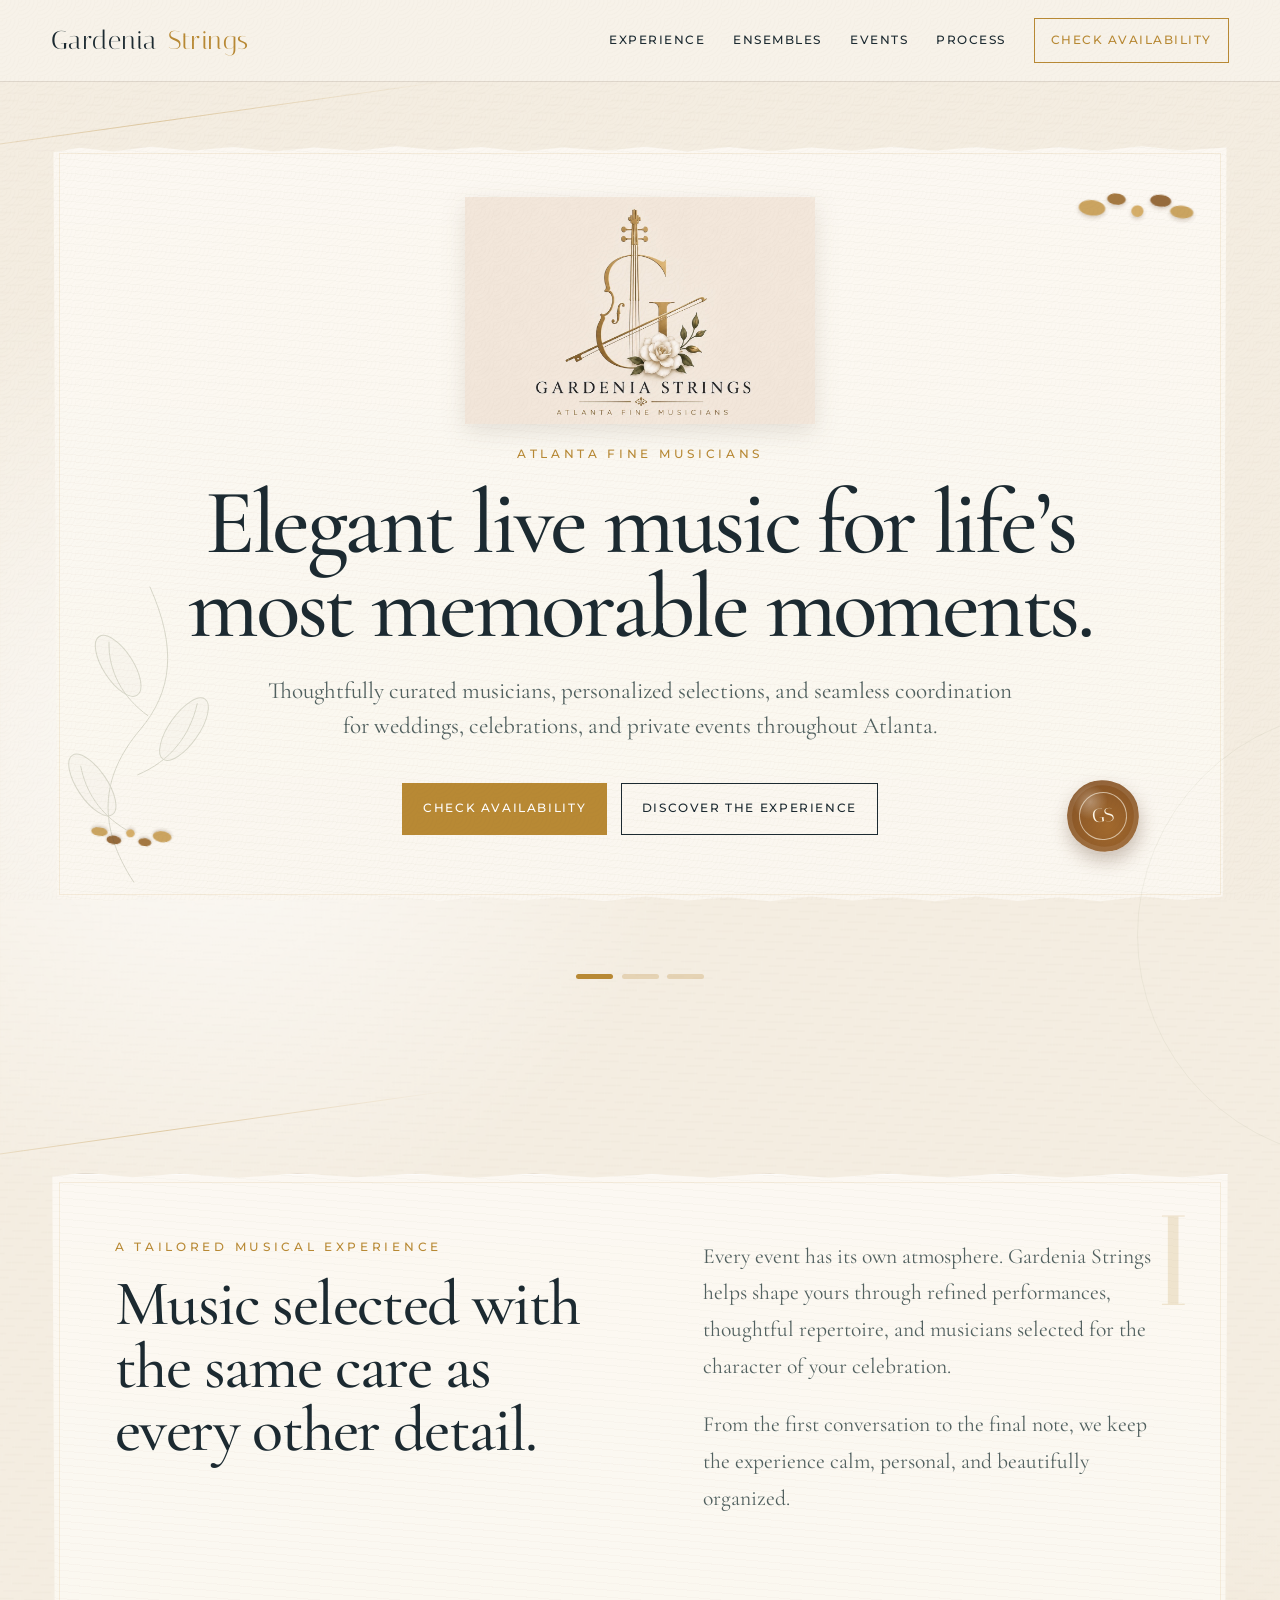
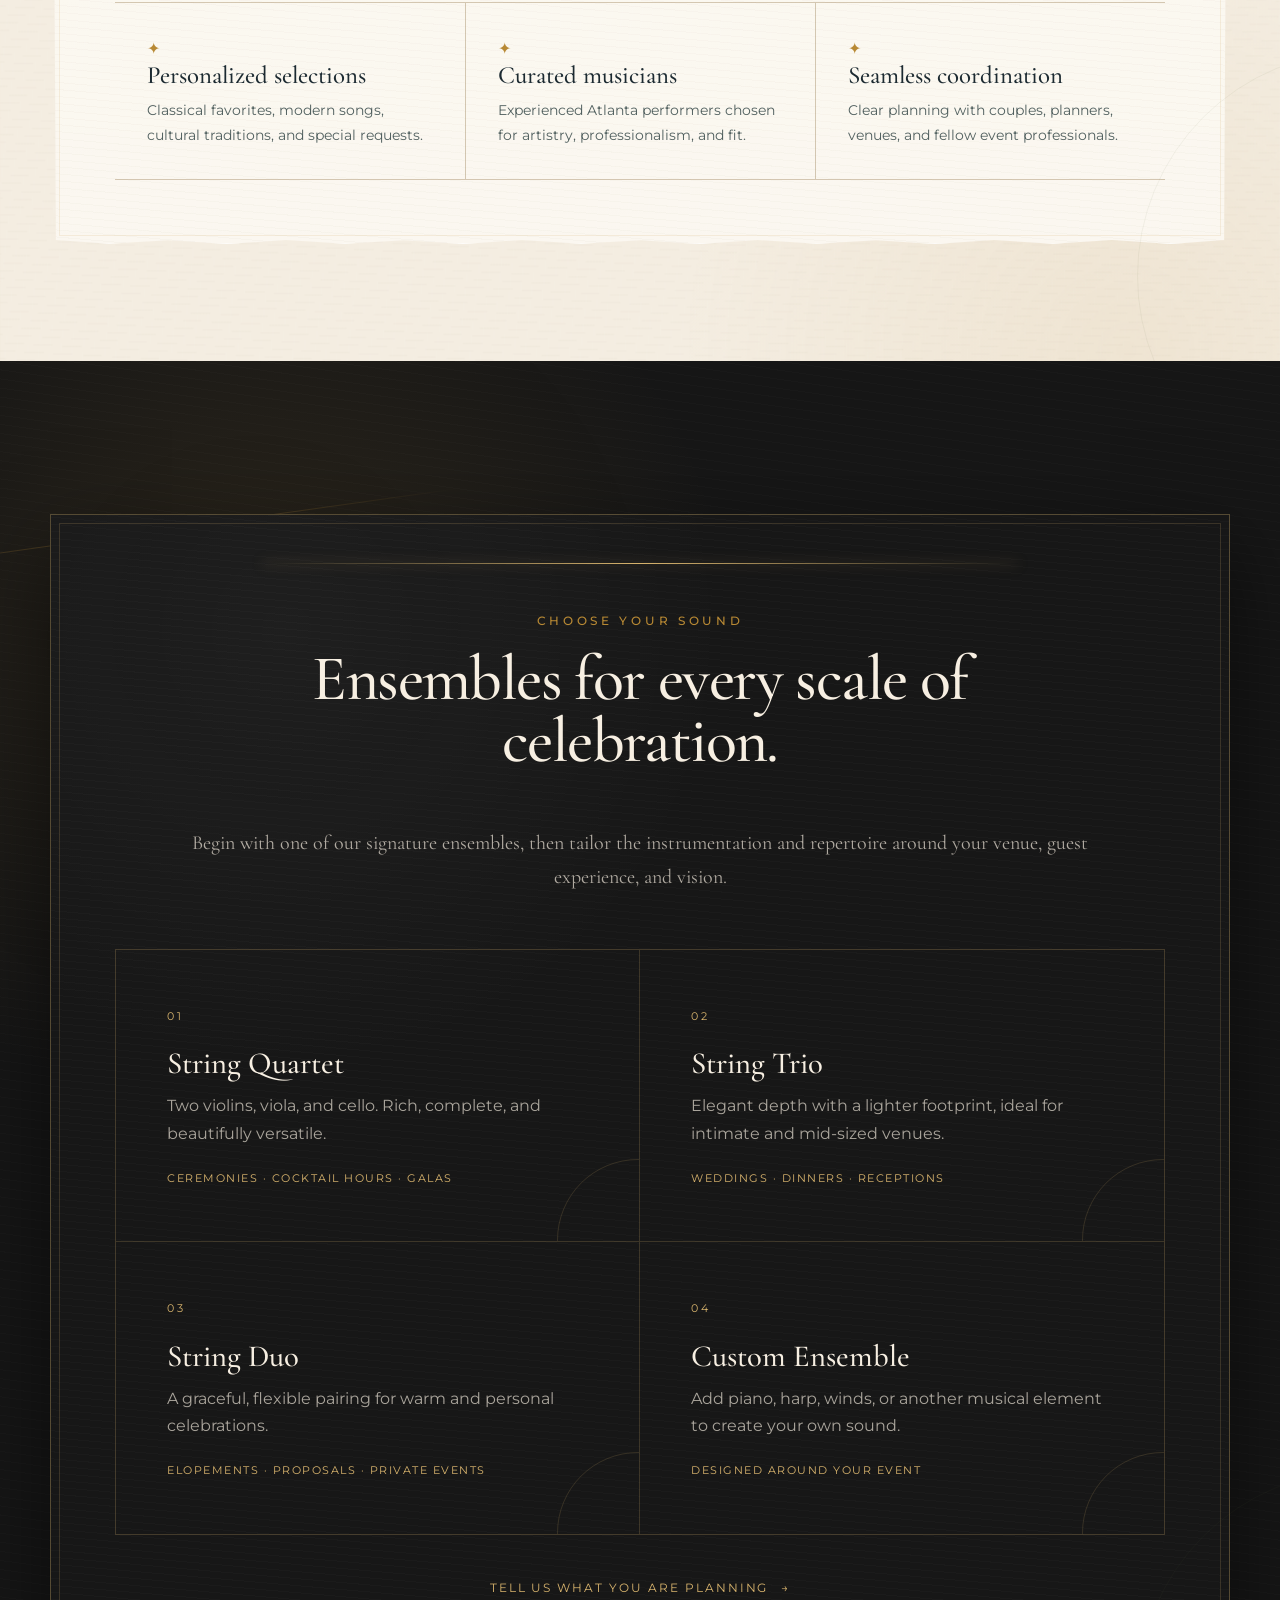
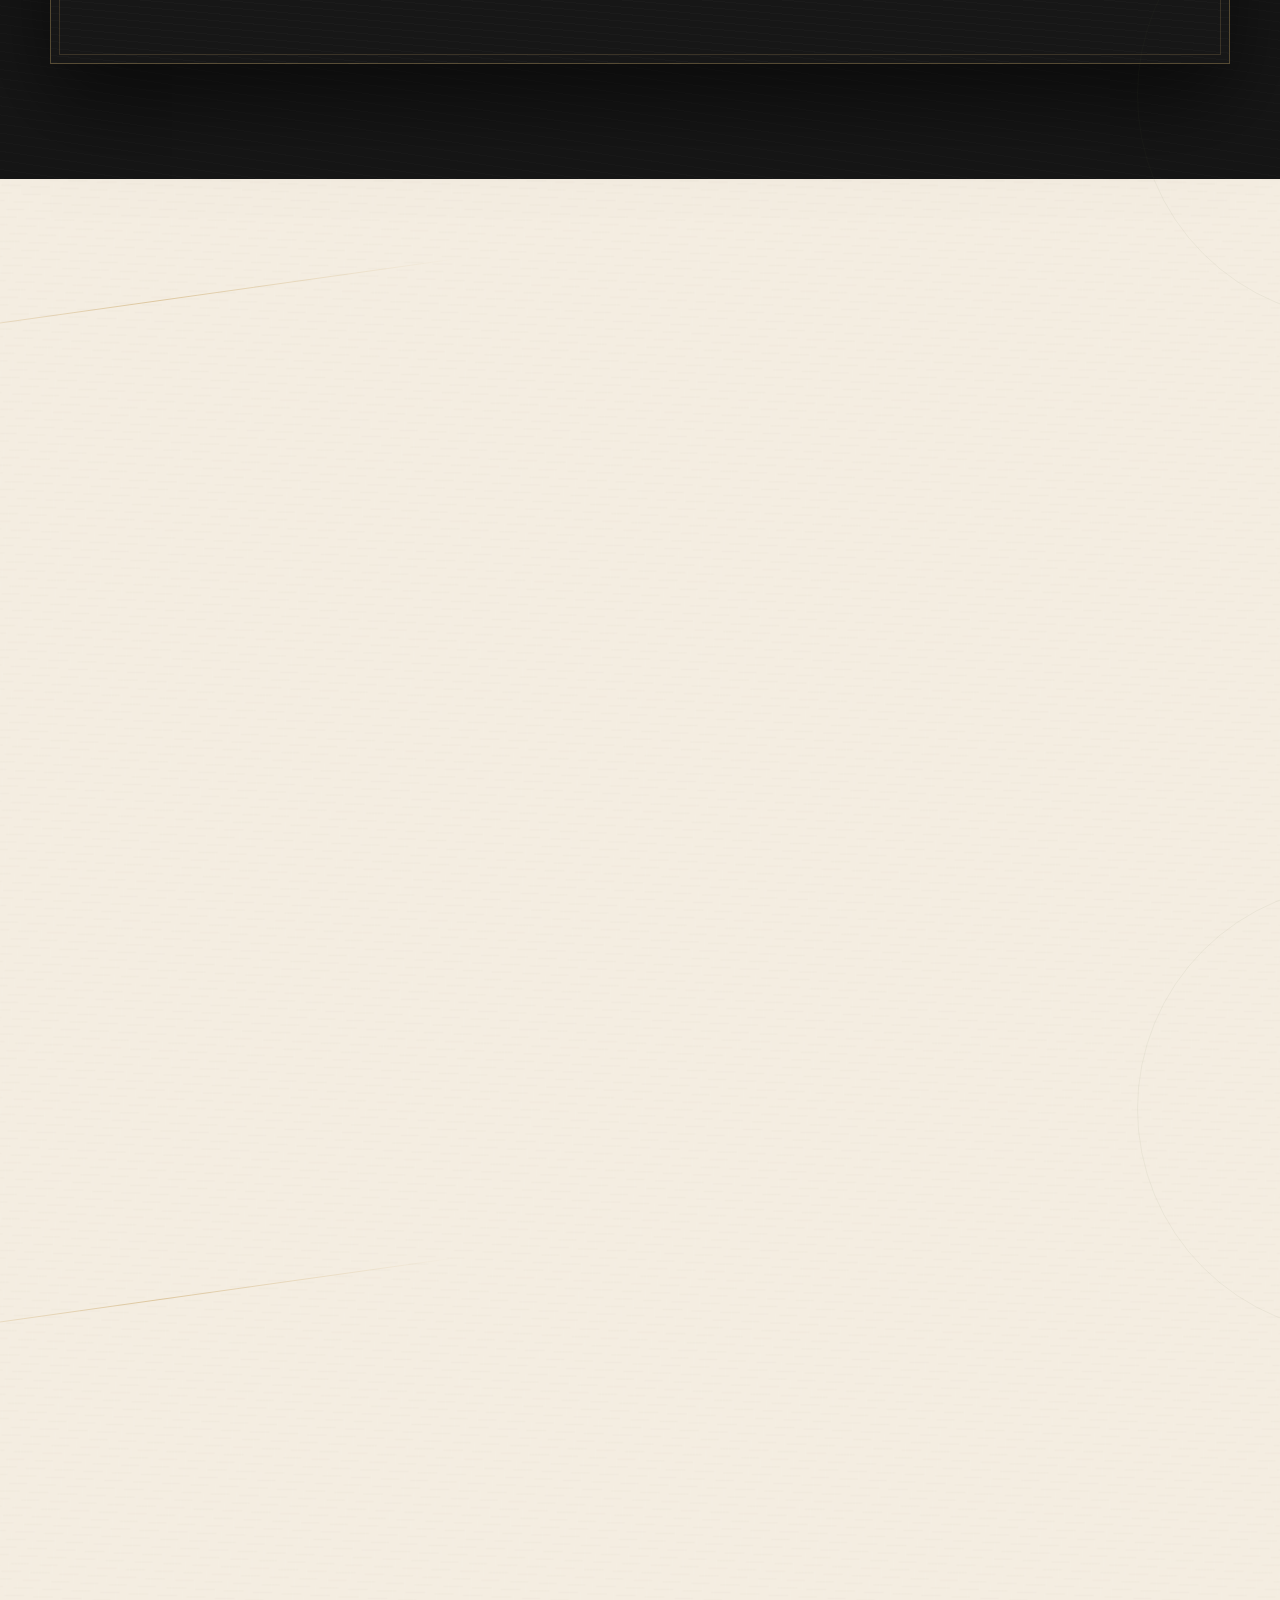
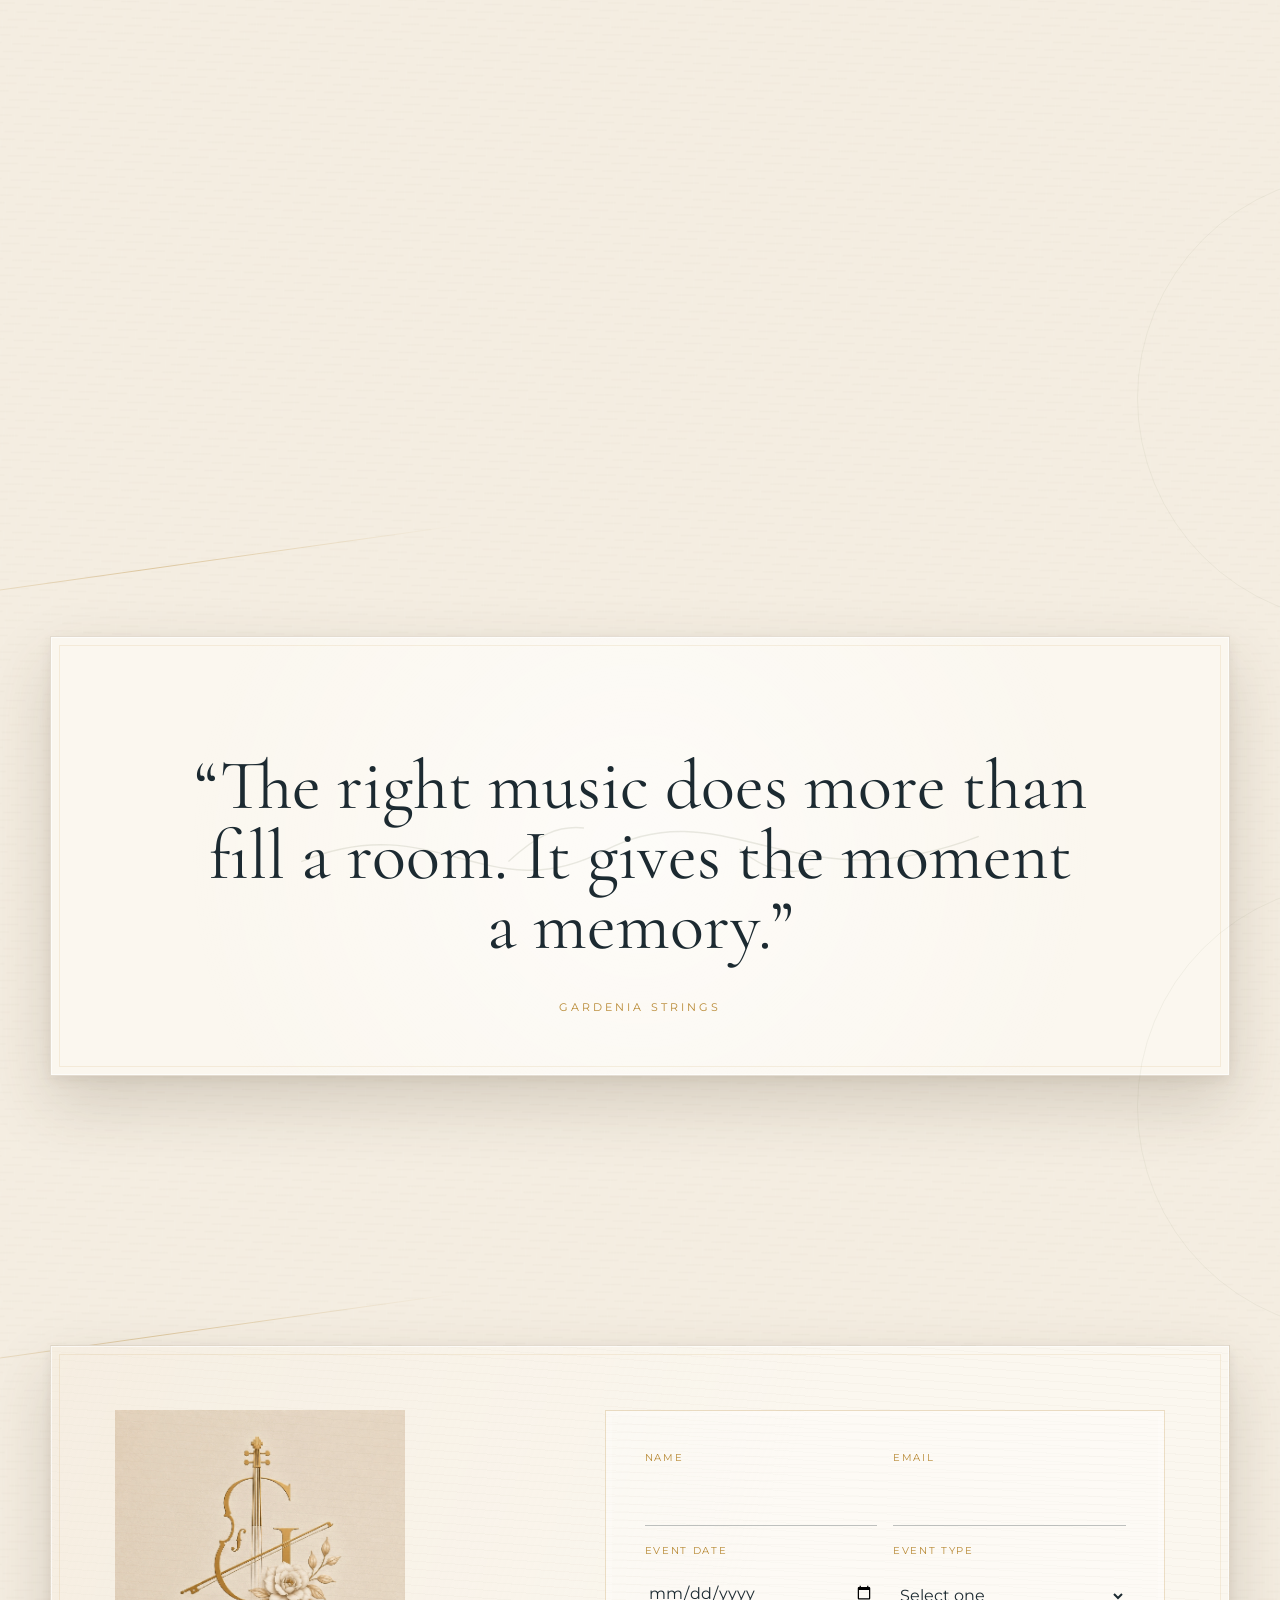
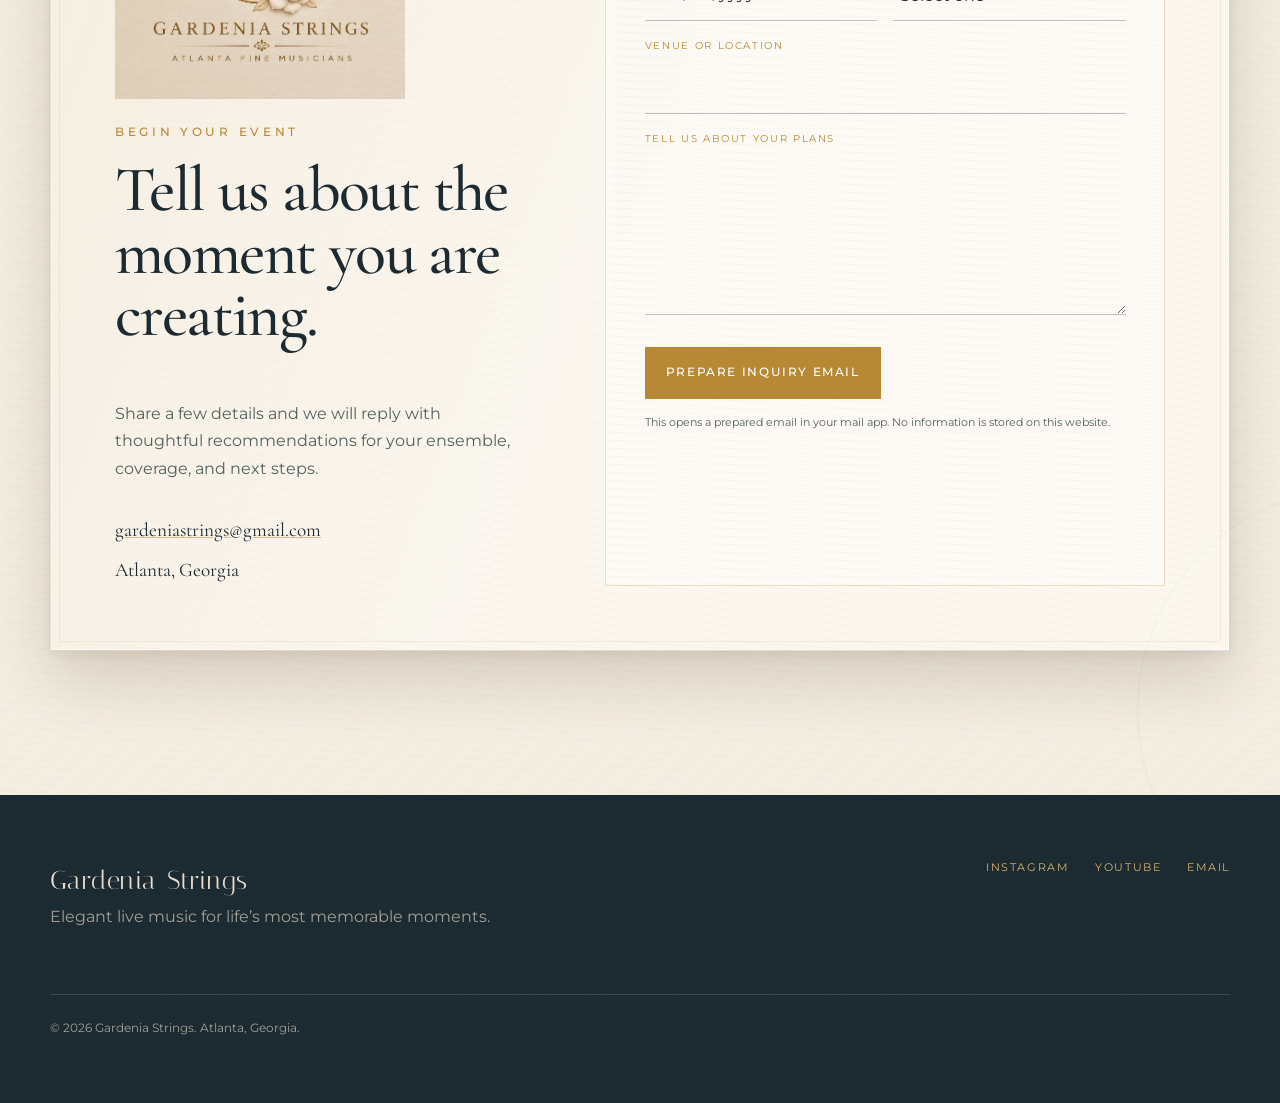
<file: index.html>
<!doctype html>
<html lang="en">
<head>
  <!-- Google tag (gtag.js) -->
<script async src="https://www.googletagmanager.com/gtag/js?id=G-55D38RF9PL"></script>
<script>
  window.dataLayer = window.dataLayer || [];
  function gtag(){dataLayer.push(arguments);}
  gtag('js', new Date());

  gtag('config', 'G-55D38RF9PL');
</script>
  <meta charset="utf-8">
  <meta name="viewport" content="width=device-width, initial-scale=1">
  <meta name="description" content="Gardenia Strings presents elegant live music for weddings, celebrations, and private events across Atlanta.">
  <meta name="theme-color" content="#f4ede1">
  <title>Gardenia Strings | Atlanta Fine Musicians</title>
  <link rel="icon" type="image/png" href="assets/favicon.png">
  <link rel="preconnect" href="https://fonts.googleapis.com">
  <link rel="preconnect" href="https://fonts.gstatic.com" crossorigin>
  <link href="https://fonts.googleapis.com/css2?family=Cormorant+Garamond:wght@400;500;600&family=Italiana&family=Montserrat:wght@300;400;500&display=swap" rel="stylesheet">
  <link rel="stylesheet" href="style.css">
  <script defer src="script.js"></script>
  <script type="application/ld+json">
{
  "@context": "https://schema.org",
  "@type": ["MusicGroup", "Organization"],
  "@id": "https://gardeniastrings.com/#organization",
  "name": "Gardenia Strings",
  "url": "https://gardeniastrings.com/",
  "logo": {
    "@type": "ImageObject",
    "url": "https://gardeniastrings.com/assets/logo-primary.jpg"
  },
  "image": "https://gardeniastrings.com/assets/logo-primary.jpg",
  "description": "Gardenia Strings provides elegant live music for weddings, corporate events, private parties, proposals, celebrations, holiday events, and other special occasions throughout Atlanta and surrounding areas.",
  "email": "mailto:gardeniastrings@gmail.com",
  "areaServed": [
    {
      "@type": "City",
      "name": "Atlanta"
    },
    {
      "@type": "AdministrativeArea",
      "name": "Atlanta metropolitan area"
    },
    {
      "@type": "City",
      "name": "Alpharetta"
    },
    {
      "@type": "City",
      "name": "Marietta"
    },
    {
      "@type": "City",
      "name": "Roswell"
    },
    {
      "@type": "AdministrativeArea",
      "name": "North Georgia"
    }
  ],
  "knowsAbout": [
    "Live event music",
    "Wedding ceremony music",
    "Cocktail hour music",
    "Corporate event music",
    "Private party music",
    "Proposal music",
    "Holiday event music",
    "Celebration music",
    "String quartet",
    "String trio",
    "String duo",
    "Solo violin",
    "Solo viola"
  ],
  "contactPoint": {
    "@type": "ContactPoint",
    "contactType": "event inquiries",
    "email": "gardeniastrings@gmail.com",
    "areaServed": "Atlanta and surrounding areas",
    "availableLanguage": [
      "English",
      "Chinese"
    ]
  }
}
</script>
</head>

<body>
  <a class="skip-link" href="#main">Skip to content</a>

  <header class="site-header" id="top">
    <a class="wordmark" href="#top" aria-label="Gardenia Strings home">
      <span>Gardenia</span> <span>Strings</span>
    </a>

    <button class="menu-button" type="button" aria-expanded="false" aria-controls="site-nav">
      <span></span><span></span><span></span>
      <span class="sr-only">Open menu</span>
    </button>

    <nav class="site-nav" id="site-nav" aria-label="Main navigation">
      <a href="#experience">Experience</a>
      <a href="#ensembles">Ensembles</a>
      <a href="#events">Events</a>
      <a href="#process">Process</a>
      <a class="nav-cta" href="#inquiry">Check availability</a>
    </nav>
  </header>

  <main id="main">
    <section class="paper-stage hero-stage" aria-labelledby="hero-title">
      <article class="paper-card hero-card reveal">
        <span class="foil-corner foil-corner-a" aria-hidden="true"></span>
        <span class="foil-corner foil-corner-b" aria-hidden="true"></span>

        <div class="botanical-line botanical-line-left" aria-hidden="true">
          <svg viewBox="0 0 180 420" role="img">
            <path d="M84 405 C40 338 43 279 91 222 C130 176 136 124 103 50" />
            <path d="M75 342 C43 323 26 296 20 265" />
            <path d="M88 276 C128 259 151 229 160 190" />
            <path d="M101 205 C70 183 53 151 54 116" />
            <ellipse cx="34" cy="288" rx="18" ry="43" transform="rotate(-34 34 288)"/>
            <ellipse cx="144" cy="221" rx="18" ry="44" transform="rotate(35 144 221)"/>
            <ellipse cx="65" cy="145" rx="18" ry="42" transform="rotate(-33 65 145)"/>
          </svg>
        </div>

        <div class="hero-logo-wrap">
          <img src="assets/logo-primary.jpg" alt="Gardenia Strings, Atlanta Fine Musicians" class="hero-logo">
        </div>

        <p class="eyebrow">Atlanta fine musicians</p>
        <h1 id="hero-title">Elegant live music for life’s most memorable moments.</h1>
        <p class="hero-copy">
          Thoughtfully curated musicians, personalized selections, and seamless coordination
          for weddings, celebrations, and private events throughout Atlanta.
        </p>

        <div class="hero-actions">
          <a class="button button-gold" href="#inquiry">Check availability</a>
          <a class="button button-ink" href="#experience">Discover the experience</a>
        </div>

        <div class="wax-seal" aria-hidden="true">
          <span>GS</span>
        </div>
      </article>

      <div class="page-tabs" aria-hidden="true">
        <span></span><span></span><span></span>
      </div>
    </section>

    <section class="paper-stage" id="experience" aria-labelledby="experience-title">
      <article class="paper-card torn-card reveal">
        <div class="section-number">I</div>
        <div class="section-grid">
          <div class="section-heading">
            <p class="eyebrow">A tailored musical experience</p>
            <h2 id="experience-title">Music selected with the same care as every other detail.</h2>
          </div>
          <div class="section-copy">
            <p>
              Every event has its own atmosphere. Gardenia Strings helps shape yours through
              refined performances, thoughtful repertoire, and musicians selected for the
              character of your celebration.
            </p>
            <p>
              From the first conversation to the final note, we keep the experience calm,
              personal, and beautifully organized.
            </p>
          </div>
        </div>

        <div class="feature-ribbon">
          <div>
            <span class="feature-icon">✦</span>
            <h3>Personalized selections</h3>
            <p>Classical favorites, modern songs, cultural traditions, and special requests.</p>
          </div>
          <div>
            <span class="feature-icon">✦</span>
            <h3>Curated musicians</h3>
            <p>Experienced Atlanta performers chosen for artistry, professionalism, and fit.</p>
          </div>
          <div>
            <span class="feature-icon">✦</span>
            <h3>Seamless coordination</h3>
            <p>Clear planning with couples, planners, venues, and fellow event professionals.</p>
          </div>
        </div>
      </article>
    </section>

    <section class="paper-stage paper-stage-dark" id="ensembles" aria-labelledby="ensembles-title">
      <article class="paper-card dark-card reveal">
        <div class="gold-thread" aria-hidden="true"></div>
        <div class="section-heading centered">
          <p class="eyebrow">Choose your sound</p>
          <h2 id="ensembles-title">Ensembles for every scale of celebration.</h2>
          <p class="section-intro">
            Begin with one of our signature ensembles, then tailor the instrumentation and
            repertoire around your venue, guest experience, and vision.
          </p>
        </div>

        <div class="ensemble-grid">
          <article class="ensemble-card">
            <span class="ensemble-no">01</span>
            <h3>String Quartet</h3>
            <p>Two violins, viola, and cello. Rich, complete, and beautifully versatile.</p>
            <span class="ensemble-use">Ceremonies · Cocktail hours · Galas</span>
          </article>
          <article class="ensemble-card">
            <span class="ensemble-no">02</span>
            <h3>String Trio</h3>
            <p>Elegant depth with a lighter footprint, ideal for intimate and mid-sized venues.</p>
            <span class="ensemble-use">Weddings · Dinners · Receptions</span>
          </article>
          <article class="ensemble-card">
            <span class="ensemble-no">03</span>
            <h3>String Duo</h3>
            <p>A graceful, flexible pairing for warm and personal celebrations.</p>
            <span class="ensemble-use">Elopements · Proposals · Private events</span>
          </article>
          <article class="ensemble-card">
            <span class="ensemble-no">04</span>
            <h3>Custom Ensemble</h3>
            <p>Add piano, harp, winds, or another musical element to create your own sound.</p>
            <span class="ensemble-use">Designed around your event</span>
          </article>
        </div>

        <a class="text-link light-link" href="#inquiry">Tell us what you are planning <span>→</span></a>
      </article>
    </section>

    <section class="paper-stage" id="events" aria-labelledby="events-title">
      <article class="paper-card layered-card reveal">
        <div class="paper-slip paper-slip-top" aria-hidden="true"></div>
        <div class="paper-slip paper-slip-side" aria-hidden="true"></div>

        <div class="section-heading centered">
          <p class="eyebrow">Made for meaningful occasions</p>
          <h2 id="events-title">A beautiful soundtrack, wherever people gather.</h2>
        </div>

        <div class="event-list">
          <article>
            <span>Weddings</span>
            <h3>Ceremony, cocktail hour, dinner, and beyond</h3>
            <p>Music shaped around each transition, from guest arrival to your final celebration.</p>
          </article>
          <article>
            <span>Private celebrations</span>
            <h3>Proposals, anniversaries, birthdays, and dinners</h3>
            <p>An intimate musical presence that makes a personal occasion feel extraordinary.</p>
          </article>
          <article>
            <span>Corporate & cultural</span>
            <h3>Galas, openings, donor events, and receptions</h3>
            <p>Polished performances designed to complement the room without overpowering it.</p>
          </article>
        </div>
      </article>
    </section>

    <section class="paper-stage" id="process" aria-labelledby="process-title">
      <article class="paper-card deckled-card reveal">
        <div class="section-grid">
          <div class="section-heading">
            <p class="eyebrow">Simple from the beginning</p>
            <h2 id="process-title">Thoughtful planning in four graceful steps.</h2>
          </div>

          <ol class="process-list">
            <li>
              <span>01</span>
              <div>
                <h3>Share your vision</h3>
                <p>Tell us your date, location, atmosphere, and the moments you want music to shape.</p>
              </div>
            </li>
            <li>
              <span>02</span>
              <div>
                <h3>Receive a tailored proposal</h3>
                <p>We recommend the ensemble, coverage, and musical direction that best fit your event.</p>
              </div>
            </li>
            <li>
              <span>03</span>
              <div>
                <h3>Personalize your selections</h3>
                <p>Choose favorites, request special arrangements, and refine the flow together.</p>
              </div>
            </li>
            <li>
              <span>04</span>
              <div>
                <h3>Enjoy the moment</h3>
                <p>We coordinate the details and arrive prepared, so you can be fully present.</p>
              </div>
            </li>
          </ol>
        </div>
      </article>
    </section>

    <section class="paper-stage quote-stage" aria-label="Gardenia Strings promise">
      <article class="paper-card quote-card reveal">
        <svg class="quote-flourish" viewBox="0 0 500 120" aria-hidden="true">
          <path d="M8 64 C104 24 141 100 225 56 C312 11 360 97 492 46"/>
          <path d="M156 64 C176 45 192 38 210 40"/>
          <path d="M321 55 C339 70 355 74 374 69"/>
        </svg>
        <blockquote>
          “The right music does more than fill a room. It gives the moment a memory.”
        </blockquote>
        <p>Gardenia Strings</p>
      </article>
    </section>

    <section class="paper-stage inquiry-stage" id="inquiry" aria-labelledby="inquiry-title">
      <article class="paper-card inquiry-card reveal">
        <div class="inquiry-intro">
          <img src="assets/logo-gold.jpg" alt="" class="inquiry-logo" aria-hidden="true">
          <p class="eyebrow">Begin your event</p>
          <h2 id="inquiry-title">Tell us about the moment you are creating.</h2>
          <p>
            Share a few details and we will reply with thoughtful recommendations for your ensemble,
            coverage, and next steps.
          </p>
          <div class="contact-details">
            <a href="mailto:gardeniastrings@gmail.com">gardeniastrings@gmail.com</a>
            <span>Atlanta, Georgia</span>
          </div>
        </div>

        <form class="inquiry-form" id="inquiry-form" action="https://formspree.io/f/xdaqrbyn" method="POST">
          <div class="field-row">
            <label>
              <span>Name</span>
              <input type="text" name="name" autocomplete="name" required>
            </label>
            <label>
              <span>Email</span>
              <input type="email" name="email" autocomplete="email" required>
            </label>
          </div>
          <div class="field-row">
            <label>
              <span>Event date</span>
              <input type="date" name="date">
            </label>
            <label>
              <span>Event type</span>
              <select name="event">
                <option value="">Select one</option>
                <option>Wedding ceremony</option>
                <option>Cocktail hour or reception</option>
                <option>Private celebration</option>
                <option>Corporate or cultural event</option>
                <option>Other</option>
              </select>
            </label>
          </div>
          <label>
            <span>Venue or location</span>
            <input type="text" name="venue" autocomplete="street-address">
          </label>
          <label>
            <span>Tell us about your plans</span>
            <textarea name="message" rows="5" required></textarea>
          </label>
          <button class="button button-gold submit-button" type="submit">Prepare inquiry email</button>
          <p class="form-note">This opens a prepared email in your mail app. No information is stored on this website.</p>
        </form>
      </article>
    </section>
  </main>

  <footer class="site-footer">
    <div>
      <a class="footer-wordmark" href="#top">Gardenia Strings</a>
      <p>Elegant live music for life’s most memorable moments.</p>
    </div>
    <div class="footer-links">
      <a href="https://www.instagram.com/gardeniastrings/" target="_blank" rel="noopener">Instagram</a>
      <a href="https://www.youtube.com/@gardeniastrings" target="_blank" rel="noopener">YouTube</a>
      <a href="mailto:gardeniastrings@gmail.com">Email</a>
    </div>
    <p class="copyright">© <span id="year"></span> Gardenia Strings. Atlanta, Georgia.</p>
  </footer>
</body>
</html>
</file>
<file: style.css>
/* Gardenia Strings v1.0 — Invitation Paper Edition */

:root {
  --ivory: #f4ede1;
  --paper: #fbf7ef;
  --paper-warm: #eee2d0;
  --paper-shadow: rgba(73, 55, 35, .18);
  --ink: #1c2a31;
  --ink-soft: #51605f;
  --gold: #b88934;
  --gold-light: #d7b36d;
  --olive: #5f6744;
  --olive-dark: #3d4935;
  --black: #161616;
  --line: rgba(127, 95, 44, .32);
  --serif: "Cormorant Garamond", Georgia, serif;
  --display: "Italiana", "Cormorant Garamond", serif;
  --sans: "Montserrat", Arial, sans-serif;
  --page-width: min(1180px, calc(100vw - 3rem));
}

* { box-sizing: border-box; }
html { scroll-behavior: smooth; }
body {
  margin: 0;
  overflow-x: hidden;
  color: var(--ink);
  font-family: var(--sans);
  font-size: 16px;
  line-height: 1.7;
  background:
    radial-gradient(circle at 17% 10%, rgba(255,255,255,.75), transparent 30rem),
    radial-gradient(circle at 88% 26%, rgba(183,138,59,.09), transparent 28rem),
    repeating-linear-gradient(3deg, rgba(87,65,36,.018) 0 1px, transparent 1px 8px),
    repeating-linear-gradient(96deg, rgba(255,255,255,.035) 0 1px, transparent 1px 11px),
    var(--ivory);
}

body::before {
  content: "";
  position: fixed;
  inset: 0;
  z-index: 1000;
  pointer-events: none;
  opacity: .38;
  mix-blend-mode: multiply;
  background:
    repeating-radial-gradient(circle at 0 0, transparent 0 2px, rgba(73,55,35,.045) 3px, transparent 4px);
  background-size: 19px 19px;
}

img { max-width: 100%; display: block; }
a { color: inherit; }
button, input, select, textarea { font: inherit; }

.sr-only {
  position: absolute;
  width: 1px; height: 1px;
  padding: 0; margin: -1px;
  overflow: hidden; clip: rect(0,0,0,0);
  white-space: nowrap; border: 0;
}

.skip-link {
  position: fixed;
  top: -4rem;
  left: 1rem;
  z-index: 2000;
  padding: .7rem 1rem;
  background: var(--ink);
  color: white;
}
.skip-link:focus { top: 1rem; }

.site-header {
  position: fixed;
  top: 0; left: 0; right: 0;
  z-index: 500;
  height: 82px;
  display: flex;
  align-items: center;
  justify-content: space-between;
  padding: 0 clamp(1.2rem, 4vw, 4rem);
  border-bottom: 1px solid rgba(83,61,33,.15);
  background: rgba(248,243,234,.88);
  backdrop-filter: blur(18px);
  -webkit-backdrop-filter: blur(18px);
}

.wordmark, .footer-wordmark {
  font-family: var(--display);
  text-decoration: none;
  letter-spacing: .05em;
  font-size: clamp(1.25rem, 2vw, 1.8rem);
}
.wordmark span:last-child { color: var(--gold); }

.site-nav {
  display: flex;
  align-items: center;
  gap: clamp(1rem, 2.2vw, 2.2rem);
}
.site-nav a {
  position: relative;
  text-decoration: none;
  text-transform: uppercase;
  letter-spacing: .13em;
  font-size: .72rem;
  font-weight: 500;
}
.site-nav a:not(.nav-cta)::after {
  content: "";
  position: absolute;
  left: 0; right: 100%; bottom: -.4rem;
  height: 1px;
  background: var(--gold);
  transition: right .25s ease;
}
.site-nav a:hover::after { right: 0; }
.nav-cta {
  border: 1px solid var(--gold);
  padding: .75rem 1rem;
  color: var(--gold);
}

.menu-button {
  display: none;
  border: 0;
  background: transparent;
  padding: .5rem;
}
.menu-button span:not(.sr-only) {
  display: block;
  width: 25px; height: 1px;
  margin: 5px 0;
  background: var(--ink);
}

.paper-stage {
  min-height: 90vh;
  padding: clamp(7.5rem, 12vw, 10rem) 0 clamp(5rem, 9vw, 8rem);
  display: grid;
  place-items: center;
  position: relative;
}

.hero-stage {
  min-height: 100vh;
  padding-top: 9rem;
}

.paper-stage::before,
.paper-stage::after {
  content: "";
  position: absolute;
  pointer-events: none;
  opacity: .38;
}
.paper-stage::before {
  width: 48vw; height: 1px;
  top: 12%; left: -12vw;
  background: linear-gradient(90deg, transparent, var(--gold), transparent);
  transform: rotate(-8deg);
}
.paper-stage::after {
  width: 35vw; height: 35vw;
  right: -24vw; bottom: -11vw;
  border: 1px solid rgba(95,103,68,.18);
  border-radius: 50%;
}

.paper-card {
  width: var(--page-width);
  position: relative;
  isolation: isolate;
  padding: clamp(2.2rem, 5vw, 5.5rem);
  border: 1px solid rgba(102,76,40,.16);
  box-shadow:
    0 28px 60px var(--paper-shadow),
    0 4px 12px rgba(73,55,35,.08),
    inset 0 0 0 1px rgba(255,255,255,.65);
  background:
    linear-gradient(rgba(255,255,255,.17), rgba(255,255,255,.04)),
    repeating-linear-gradient(5deg, rgba(91,69,40,.022) 0 1px, transparent 1px 7px),
    repeating-linear-gradient(97deg, rgba(255,255,255,.035) 0 1px, transparent 1px 10px),
    var(--paper);
}

.paper-card::before {
  content: "";
  position: absolute;
  inset: 8px;
  z-index: -1;
  border: 1px solid rgba(184,137,52,.12);
  pointer-events: none;
}

.hero-card {
  min-height: min(760px, calc(100vh - 8rem));
  display: flex;
  flex-direction: column;
  align-items: center;
  justify-content: center;
  text-align: center;
  clip-path: polygon(
    0.3% 1.1%, 2.5% .5%, 5.3% 1%, 8.6% .35%, 12% .9%, 15.5% .4%,
    19% 1%, 22.4% .45%, 26% .9%, 29.4% .3%, 33% .85%, 36.5% .4%,
    40% 1%, 43.5% .45%, 47% .9%, 50.5% .35%, 54% 1%, 57.5% .4%,
    61% .95%, 64.5% .45%, 68% .9%, 71.5% .35%, 75% .9%, 78.5% .4%,
    82% .95%, 85.5% .4%, 89% .9%, 92.5% .3%, 96% .85%, 99.7% .45%,
    99.4% 99%, 96% 99.5%, 92.6% 99%, 89% 99.65%, 85.5% 99.1%,
    82% 99.6%, 78.5% 99%, 75% 99.65%, 71.5% 99.1%, 68% 99.55%,
    64.5% 99%, 61% 99.65%, 57.5% 99.1%, 54% 99.55%, 50.5% 99%,
    47% 99.65%, 43.5% 99.1%, 40% 99.55%, 36.5% 99%, 33% 99.65%,
    29.5% 99.1%, 26% 99.55%, 22.5% 99%, 19% 99.65%, 15.5% 99.1%,
    12% 99.55%, 8.5% 99%, 5% 99.65%, .6% 99.2%
  );
}

.hero-logo-wrap {
  width: min(350px, 58vw);
  margin: -1rem auto 1.3rem;
  filter: drop-shadow(0 8px 12px rgba(73,55,35,.12));
}
.hero-logo { mix-blend-mode: multiply; }

.eyebrow {
  margin: 0 0 1rem;
  color: var(--gold);
  font-size: .72rem;
  font-weight: 500;
  letter-spacing: .32em;
  text-transform: uppercase;
}

h1, h2, h3, p { margin-top: 0; }
h1, h2, h3 {
  font-family: var(--serif);
  font-weight: 500;
}
h1 {
  max-width: 980px;
  margin-bottom: 1.5rem;
  font-size: clamp(3rem, 7.2vw, 6.8rem);
  line-height: .92;
  letter-spacing: -.035em;
}
h2 {
  font-size: clamp(2.5rem, 5vw, 5rem);
  line-height: .98;
  letter-spacing: -.025em;
}
h3 {
  font-size: clamp(1.55rem, 2.4vw, 2.2rem);
  line-height: 1.08;
}

.hero-copy {
  max-width: 760px;
  color: var(--ink-soft);
  font-family: var(--serif);
  font-size: clamp(1.16rem, 2vw, 1.45rem);
  line-height: 1.5;
}

.hero-actions {
  display: flex;
  flex-wrap: wrap;
  justify-content: center;
  gap: .85rem;
  margin-top: 1rem;
}

.button {
  min-width: 190px;
  display: inline-flex;
  justify-content: center;
  align-items: center;
  padding: .95rem 1.25rem;
  border: 1px solid transparent;
  text-decoration: none;
  text-transform: uppercase;
  letter-spacing: .14em;
  font-size: .72rem;
  font-weight: 500;
  cursor: pointer;
  transition: transform .25s ease, box-shadow .25s ease, background .25s ease;
}
.button:hover {
  transform: translateY(-3px);
  box-shadow: 0 10px 22px rgba(73,55,35,.13);
}
.button-gold { background: var(--gold); color: white; }
.button-ink { border-color: var(--ink); color: var(--ink); background: transparent; }

.wax-seal {
  position: absolute;
  right: clamp(2rem, 7vw, 7rem);
  bottom: clamp(1.5rem, 4vw, 3.5rem);
  width: 72px; height: 72px;
  display: grid;
  place-items: center;
  border-radius: 48% 52% 46% 54% / 51% 48% 52% 49%;
  color: #fff8e9;
  font-family: var(--display);
  background:
    radial-gradient(circle at 35% 28%, rgba(255,255,255,.32), transparent 25%),
    radial-gradient(circle at 55% 65%, #a2692d, #7f4e24);
  box-shadow:
    inset 0 0 0 5px rgba(255,255,255,.09),
    0 9px 18px rgba(80,48,24,.28);
  transform: rotate(-8deg);
}
.wax-seal span {
  width: 48px; height: 48px;
  display: grid;
  place-items: center;
  border: 1px solid rgba(255,248,233,.6);
  border-radius: 50%;
  font-size: 1.2rem;
}

.foil-corner {
  position: absolute;
  width: 130px; height: 75px;
  opacity: .9;
  background:
    radial-gradient(ellipse at 15% 85%, #c69b50 0 8%, transparent 9%),
    radial-gradient(ellipse at 33% 70%, #9b6b2f 0 7%, transparent 8%),
    radial-gradient(ellipse at 50% 83%, #d1a65a 0 6%, transparent 7%),
    radial-gradient(ellipse at 67% 66%, #8b5b28 0 8%, transparent 9%),
    radial-gradient(ellipse at 84% 78%, #c59b50 0 7%, transparent 8%);
  filter: drop-shadow(0 2px 2px rgba(75,46,21,.25));
}
.foil-corner-a { top: 4px; right: 2%; transform: rotate(6deg); }
.foil-corner-b { bottom: 2%; left: 1%; transform: rotate(188deg) scale(.7); }

.botanical-line {
  position: absolute;
  left: clamp(-1.2rem, 1vw, 1rem);
  bottom: 0;
  width: 150px;
  opacity: .22;
  color: var(--olive);
}
.botanical-line svg * {
  fill: none;
  stroke: currentColor;
  stroke-width: 1.2;
}
.botanical-line svg ellipse { fill: rgba(95,103,68,.08); }

.page-tabs {
  position: absolute;
  bottom: 2.5rem;
  display: flex;
  gap: .55rem;
}
.page-tabs span {
  width: 37px; height: 5px;
  border-radius: 99px;
  background: rgba(184,137,52,.26);
}
.page-tabs span:first-child { background: var(--gold); }

.torn-card {
  transform: rotate(-.35deg);
  clip-path: polygon(
    .2% .6%, 3% 0, 7% .65%, 11% .15%, 16% .75%, 21% .1%, 26% .65%,
    31% .15%, 36% .75%, 41% .1%, 46% .7%, 51% .2%, 56% .7%, 61% .1%,
    66% .75%, 71% .15%, 76% .65%, 81% .1%, 86% .7%, 91% .15%, 96% .65%, 99.8% .15%,
    99.5% 99.2%, 95% 99.8%, 90% 99.2%, 85% 99.75%, 80% 99.2%,
    75% 99.8%, 70% 99.25%, 65% 99.75%, 60% 99.2%, 55% 99.8%,
    50% 99.25%, 45% 99.75%, 40% 99.2%, 35% 99.8%, 30% 99.25%,
    25% 99.75%, 20% 99.2%, 15% 99.8%, 10% 99.25%, 5% 99.75%, .5% 99.2%
  );
}

.section-number {
  position: absolute;
  top: 1.5rem; right: 2.2rem;
  color: rgba(184,137,52,.18);
  font-family: var(--display);
  font-size: 8rem;
  line-height: 1;
}

.section-grid {
  display: grid;
  grid-template-columns: minmax(0, 1.05fr) minmax(280px, .95fr);
  gap: clamp(2rem, 6vw, 7rem);
  align-items: start;
}
.section-copy {
  color: var(--ink-soft);
  font-family: var(--serif);
  font-size: clamp(1.12rem, 1.8vw, 1.35rem);
}

.feature-ribbon {
  margin-top: clamp(2.5rem, 5vw, 5rem);
  display: grid;
  grid-template-columns: repeat(3, 1fr);
  border-top: 1px solid var(--line);
  border-bottom: 1px solid var(--line);
}
.feature-ribbon > div {
  padding: 2rem;
  position: relative;
}
.feature-ribbon > div + div { border-left: 1px solid var(--line); }
.feature-ribbon h3 { font-size: 1.55rem; margin-bottom: .6rem; }
.feature-ribbon p { margin-bottom: 0; color: var(--ink-soft); font-size: .9rem; }
.feature-icon { color: var(--gold); }

.paper-stage-dark {
  background:
    radial-gradient(circle at 20% 20%, rgba(184,137,52,.12), transparent 30rem),
    repeating-linear-gradient(8deg, rgba(255,255,255,.012) 0 1px, transparent 1px 9px),
    var(--black);
}
.dark-card {
  color: #f7efe2;
  background:
    radial-gradient(circle at 20% 10%, rgba(255,255,255,.035), transparent 28rem),
    repeating-linear-gradient(5deg, rgba(255,255,255,.015) 0 1px, transparent 1px 7px),
    #171717;
  border-color: rgba(215,179,109,.32);
  box-shadow: 0 34px 80px rgba(0,0,0,.55);
}
.dark-card::before { border-color: rgba(215,179,109,.18); }
.centered { text-align: center; max-width: 900px; margin-inline: auto; }
.section-intro {
  color: rgba(247,239,226,.68);
  font-family: var(--serif);
  font-size: 1.25rem;
}
.gold-thread {
  width: 72%;
  height: 1px;
  margin: -1rem auto 3rem;
  background: linear-gradient(90deg, transparent, var(--gold-light), transparent);
  box-shadow: 0 0 12px rgba(215,179,109,.5);
}

.ensemble-grid {
  margin-top: 3.4rem;
  display: grid;
  grid-template-columns: repeat(2, 1fr);
  border: 1px solid rgba(215,179,109,.23);
}
.ensemble-card {
  min-height: 270px;
  padding: clamp(1.8rem, 4vw, 3.2rem);
  position: relative;
  overflow: hidden;
  border-bottom: 1px solid rgba(215,179,109,.2);
}
.ensemble-card:nth-child(odd) { border-right: 1px solid rgba(215,179,109,.2); }
.ensemble-card:nth-last-child(-n+2) { border-bottom: 0; }
.ensemble-card::after {
  content: "";
  position: absolute;
  width: 160px; height: 160px;
  right: -80px; bottom: -80px;
  border: 1px solid rgba(215,179,109,.16);
  border-radius: 50%;
  transition: transform .45s ease;
}
.ensemble-card:hover::after { transform: scale(1.35); }
.ensemble-no {
  color: var(--gold-light);
  font-size: .68rem;
  letter-spacing: .25em;
}
.ensemble-card h3 { margin: 1.2rem 0 .75rem; }
.ensemble-card p { color: rgba(247,239,226,.65); }
.ensemble-use {
  color: var(--gold-light);
  font-size: .67rem;
  letter-spacing: .14em;
  text-transform: uppercase;
}
.text-link {
  display: table;
  margin: 2.8rem auto 0;
  text-decoration: none;
  text-transform: uppercase;
  letter-spacing: .17em;
  font-size: .72rem;
}
.text-link span { margin-left: .5rem; transition: margin .2s ease; }
.text-link:hover span { margin-left: .9rem; }
.light-link { color: var(--gold-light); }

.layered-card { transform: rotate(.28deg); }
.paper-slip {
  position: absolute;
  z-index: -2;
  background: var(--paper-warm);
  box-shadow: 0 20px 40px rgba(73,55,35,.12);
}
.paper-slip-top {
  width: 55%; height: 35%;
  top: -2.5rem; right: -1rem;
  transform: rotate(4deg);
}
.paper-slip-side {
  width: 33%; height: 55%;
  left: -2.3rem; bottom: -2.2rem;
  transform: rotate(-5deg);
}

.event-list {
  margin-top: 3.5rem;
  border-top: 1px solid var(--line);
}
.event-list article {
  padding: 2rem 0;
  display: grid;
  grid-template-columns: .6fr 1.4fr 1.2fr;
  gap: 2rem;
  align-items: start;
  border-bottom: 1px solid var(--line);
}
.event-list span {
  color: var(--gold);
  text-transform: uppercase;
  font-size: .68rem;
  letter-spacing: .18em;
}
.event-list h3 { font-size: 1.75rem; margin-bottom: 0; }
.event-list p { margin-bottom: 0; color: var(--ink-soft); }

.deckled-card {
  clip-path: polygon(
    0 .9%, 4% .2%, 8% .8%, 12% .25%, 16% .85%, 20% .2%, 24% .75%, 28% .3%,
    32% .8%, 36% .2%, 40% .75%, 44% .3%, 48% .8%, 52% .2%, 56% .75%,
    60% .3%, 64% .8%, 68% .2%, 72% .75%, 76% .3%, 80% .8%, 84% .2%,
    88% .75%, 92% .3%, 96% .8%, 100% .2%, 100% 100%, 0 100%
  );
}
.process-list {
  list-style: none;
  padding: 0;
  margin: 0;
}
.process-list li {
  display: grid;
  grid-template-columns: 58px 1fr;
  gap: 1.2rem;
  padding: 1.6rem 0;
  border-bottom: 1px solid var(--line);
}
.process-list li:first-child { padding-top: 0; }
.process-list li:last-child { border-bottom: 0; padding-bottom: 0; }
.process-list li > span {
  width: 50px; height: 50px;
  display: grid;
  place-items: center;
  border: 1px solid var(--gold);
  border-radius: 50%;
  color: var(--gold);
  font-size: .68rem;
  letter-spacing: .12em;
}
.process-list h3 { font-size: 1.45rem; margin-bottom: .25rem; }
.process-list p { margin-bottom: 0; color: var(--ink-soft); }

.quote-stage { min-height: 70vh; }
.quote-card {
  min-height: 440px;
  display: grid;
  place-items: center;
  text-align: center;
  overflow: hidden;
  background:
    radial-gradient(circle at 50% 50%, rgba(255,255,255,.6), transparent 28rem),
    var(--paper);
}
.quote-card blockquote {
  position: relative;
  z-index: 2;
  max-width: 900px;
  margin: 0;
  font-family: var(--serif);
  font-size: clamp(2.5rem, 5.5vw, 5.4rem);
  line-height: 1;
}
.quote-card > p {
  position: absolute;
  bottom: 3rem;
  text-transform: uppercase;
  letter-spacing: .28em;
  font-size: .68rem;
  color: var(--gold);
}
.quote-flourish {
  position: absolute;
  width: min(700px, 90%);
  opacity: .13;
}
.quote-flourish path {
  fill: none;
  stroke: var(--olive);
  stroke-width: 1;
}

.inquiry-stage { padding-bottom: 9rem; }
.inquiry-card {
  display: grid;
  grid-template-columns: .85fr 1.15fr;
  gap: clamp(2.5rem, 6vw, 7rem);
  background:
    linear-gradient(110deg, rgba(238,226,208,.45), transparent 52%),
    repeating-linear-gradient(4deg, rgba(91,69,40,.022) 0 1px, transparent 1px 8px),
    var(--paper);
}
.inquiry-logo {
  width: min(290px, 70%);
  margin-bottom: 1.5rem;
  mix-blend-mode: multiply;
}
.inquiry-intro > p:not(.eyebrow) { color: var(--ink-soft); }
.contact-details {
  margin-top: 2rem;
  display: grid;
  gap: .45rem;
  font-family: var(--serif);
  font-size: 1.2rem;
}
.contact-details a { text-decoration-color: rgba(184,137,52,.5); }

.inquiry-form {
  padding: clamp(1.5rem, 3vw, 2.6rem);
  background:
    repeating-linear-gradient(0deg, rgba(91,69,40,.021) 0 1px, transparent 1px 8px),
    rgba(255,255,255,.35);
  border: 1px solid rgba(184,137,52,.25);
  box-shadow: inset 0 0 0 6px rgba(255,255,255,.18);
}
.field-row {
  display: grid;
  grid-template-columns: repeat(2, 1fr);
  gap: 1rem;
}
.inquiry-form label {
  display: grid;
  gap: .45rem;
  margin-bottom: 1rem;
}
.inquiry-form label span {
  text-transform: uppercase;
  letter-spacing: .16em;
  font-size: .64rem;
  color: var(--gold);
}
input, select, textarea {
  width: 100%;
  border: 0;
  border-bottom: 1px solid rgba(28,42,49,.28);
  border-radius: 0;
  padding: .75rem .2rem;
  color: var(--ink);
  background: transparent;
  outline: none;
}
input:focus, select:focus, textarea:focus { border-bottom-color: var(--gold); }
textarea { resize: vertical; }
.submit-button { margin-top: 1rem; }
.form-note {
  margin: .9rem 0 0;
  color: var(--ink-soft);
  font-size: .7rem;
}

.site-footer {
  padding: 4rem max(1.5rem, calc((100vw - 1180px)/2));
  display: grid;
  grid-template-columns: 1fr auto;
  gap: 2rem;
  color: #e9decd;
  background:
    repeating-linear-gradient(7deg, rgba(255,255,255,.012) 0 1px, transparent 1px 9px),
    var(--ink);
}
.site-footer p { color: rgba(233,222,205,.65); }
.footer-links { display: flex; gap: 1.6rem; }
.footer-links a {
  text-transform: uppercase;
  letter-spacing: .15em;
  font-size: .67rem;
  color: var(--gold-light);
  text-decoration: none;
}
.copyright {
  grid-column: 1 / -1;
  margin: 1rem 0 0;
  padding-top: 1.5rem;
  border-top: 1px solid rgba(233,222,205,.16);
  font-size: .72rem;
}

.reveal {
  opacity: 0;
  transform: translateY(34px) scale(.985);
  transition: opacity .9s ease, transform .9s ease;
}
.reveal.visible {
  opacity: 1;
  transform: translateY(0) scale(1);
}

@media (prefers-reduced-motion: reduce) {
  html { scroll-behavior: auto; }
  .reveal { opacity: 1; transform: none; transition: none; }
  * { animation: none !important; transition-duration: .01ms !important; }
}

@media (max-width: 900px) {
  .site-header { height: 72px; }
  .menu-button { display: block; position: relative; z-index: 2; }
  .site-nav {
    position: fixed;
    inset: 0 0 auto auto;
    width: min(360px, 88vw);
    min-height: 100vh;
    padding: 7rem 2rem 2rem;
    display: flex;
    flex-direction: column;
    align-items: flex-start;
    background: var(--paper);
    box-shadow: -20px 0 45px rgba(73,55,35,.17);
    transform: translateX(110%);
    transition: transform .35s ease;
  }
  .site-nav.open { transform: translateX(0); }
  .site-nav a { font-size: .8rem; }
  .section-grid, .inquiry-card { grid-template-columns: 1fr; }
  .feature-ribbon { grid-template-columns: 1fr; }
  .feature-ribbon > div + div {
    border-left: 0;
    border-top: 1px solid var(--line);
  }
  .event-list article {
    grid-template-columns: 1fr;
    gap: .6rem;
  }
}

@media (max-width: 680px) {
  :root { --page-width: calc(100vw - 1.4rem); }
  body { font-size: 15px; }
  .paper-stage {
    min-height: auto;
    padding: 6rem 0 4rem;
  }
  .hero-stage {
    min-height: 100svh;
    padding-top: 5.5rem;
  }
  .paper-card {
    padding: 2rem 1.35rem;
    box-shadow: 0 18px 35px rgba(73,55,35,.15);
  }
  .hero-card {
    min-height: calc(100svh - 6.6rem);
    justify-content: center;
  }
  .hero-logo-wrap { width: min(260px, 76vw); margin-bottom: .8rem; }
  h1 { font-size: clamp(2.65rem, 14vw, 4.2rem); }
  h2 { font-size: clamp(2.35rem, 12vw, 3.8rem); }
  .hero-copy { font-size: 1.08rem; }
  .hero-actions { width: 100%; }
  .button { width: 100%; }
  .wax-seal { width: 58px; height: 58px; right: 1.2rem; bottom: 1rem; }
  .wax-seal span { width: 39px; height: 39px; font-size: .95rem; }
  .botanical-line { display: none; }
  .foil-corner { transform: scale(.65); transform-origin: top right; }
  .ensemble-grid { grid-template-columns: 1fr; }
  .ensemble-card:nth-child(odd) { border-right: 0; }
  .ensemble-card:nth-last-child(-n+2) { border-bottom: 1px solid rgba(215,179,109,.2); }
  .ensemble-card:last-child { border-bottom: 0; }
  .field-row { grid-template-columns: 1fr; }
  .site-footer { grid-template-columns: 1fr; }
  .footer-links { flex-wrap: wrap; }
  .copyright { grid-column: 1; }
}
</file>
